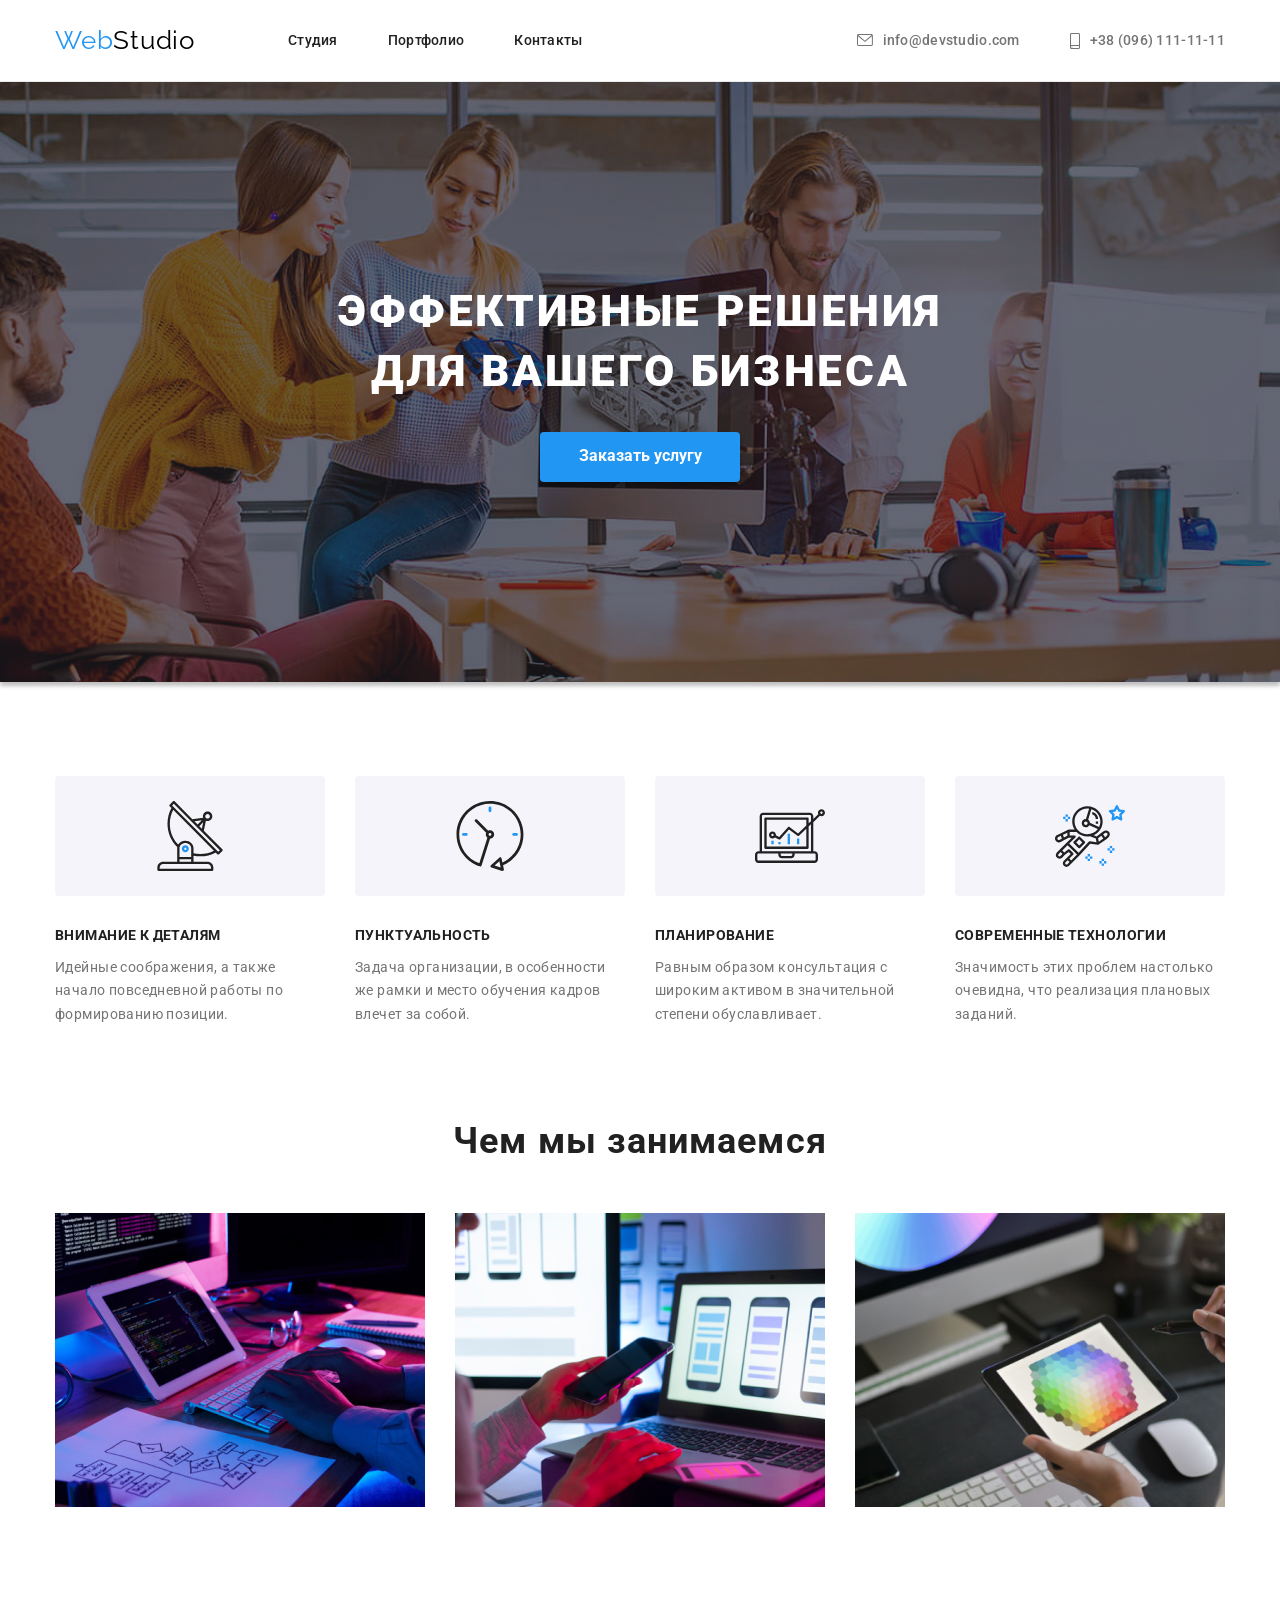
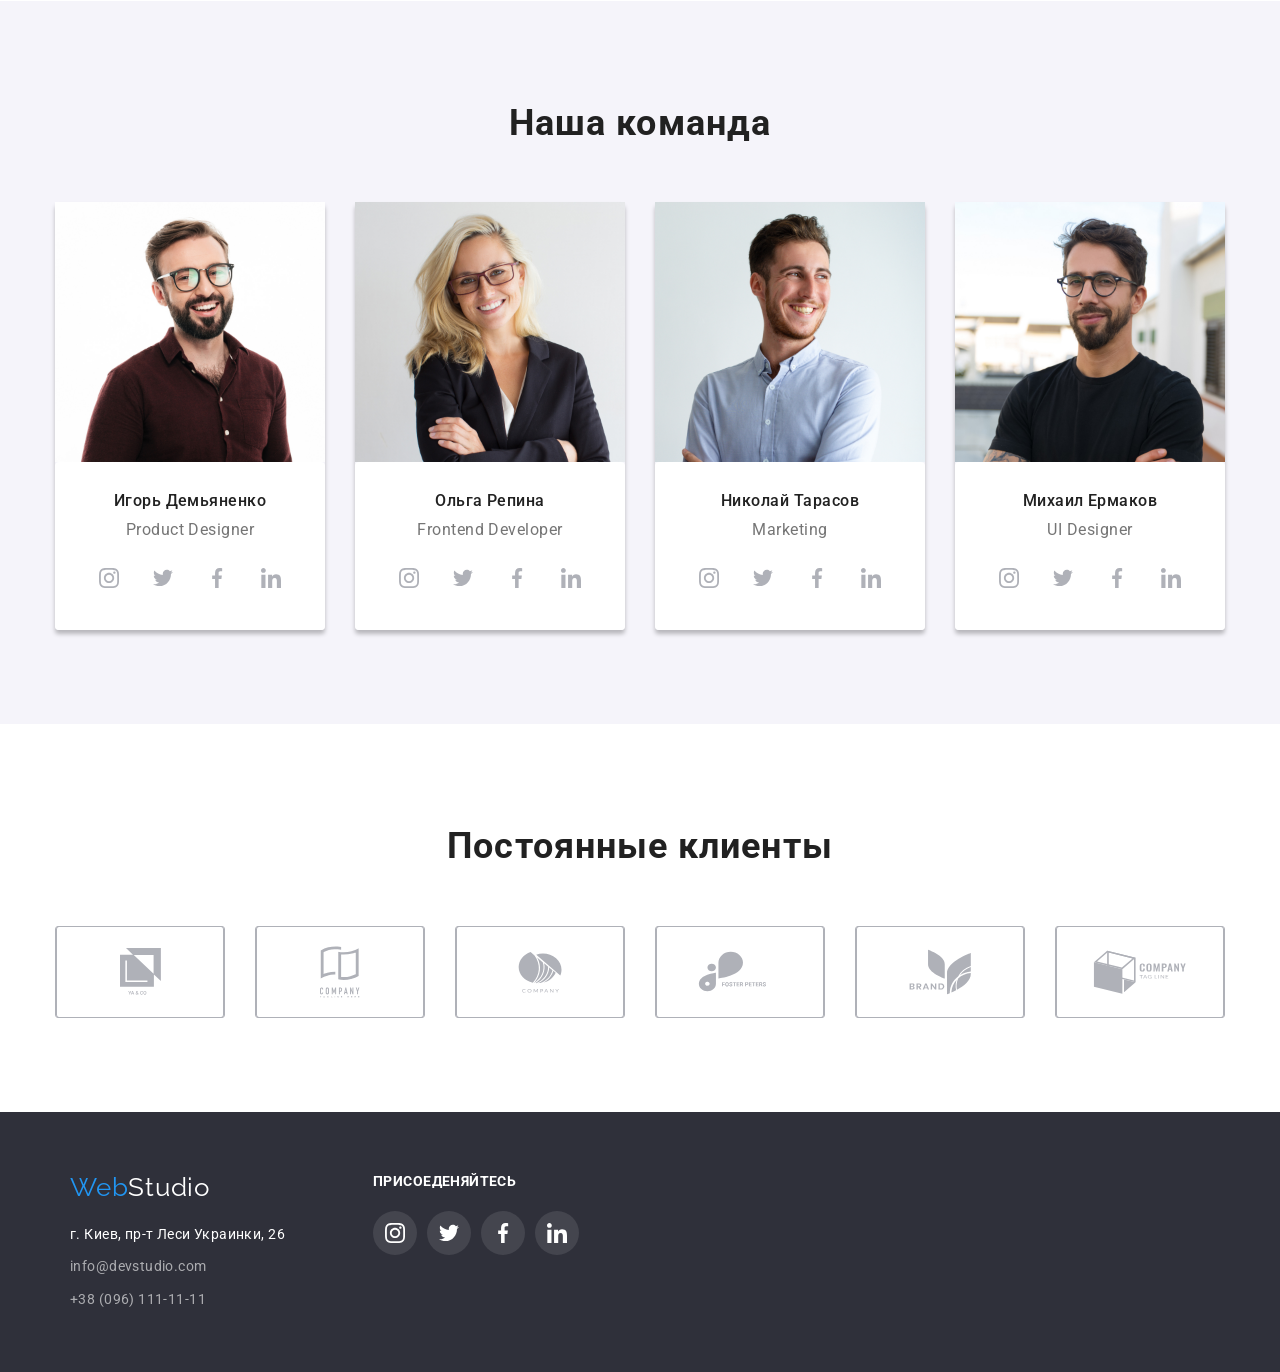
<file: index.html>
﻿<!DOCTYPE html>
<html lang="ru">
<head>
    <meta charset="UTF-8">
    <meta http-equiv="X-UA-Compatible" content="IE=edge">
    <meta name="viewport" content="width=device-width, initial-scale=1.0">
    <title>Web Studio</title >
    <link href="https://fonts.googleapis.com/css2?family=Raleway:wght@700&family=Roboto:wght@400;500;700;900&display=swap" rel="stylesheet">
    <link href="https://cdnjs.cloudflare.com/ajax/libs/modern-normalize/1.1.0/modern-normalize.min.css" rel="stylesheet">
    
    <link rel="stylesheet" href="css/styles.css">
</head>
<body> 
    <header class="header" >
        <div class="container_header" >
            
                                <!--navigation -->
        <nav class="navigation">
                <a href="index.html" class="logo"> <span class="logocolor">Web</span>Studio</a>
                <ul class="site-nav">
                    <li class="site-nav_li" > <a href="index.html" class="link">Студия</a></li>
                    <li class="site-nav_li"> <a href="portfolio.html" class="link">Портфолио</a></li>
                    <li class="site-nav_li"> <a href="" class="link">Контакты</a></li>
                </ul>
        
                                <!--mail,phone -->
                                <ul class="connections">
                                    <li class="connections_li_mail" >
                                        <a href="mailto:info@devstudio.com" class="connect" >
                                            <svg class="connections_li_mail_c"  width="16" height="12" >
                                                <use href="./images/symbol-defs.svg#icon-envelope-hover"></use>          
                                              </svg>
                                              info@devstudio.com</a></li>
                                    <li class="connections_li_mail">
                                        <a href="tel:+380961111111" class="connect">
                                            <svg class="connections_li_mail_c"  width="10" height="16" >
                                                <use href="./images/symbol-defs.svg#icon-smartphone"></use>          
                                              </svg>
                                            +38 (096) 111-11-11</a></li>
                                </ul>
        </nav>
</div>
    </header>
                                    <!--main -->
    <main>
                                <!--banner and button -->                   
            <section class="sec_bann" >
                <div class="container_sec_bann">
                    <h1 class="tagline">ЭФФЕКТИВНЫЕ РЕШЕНИЯ<br> ДЛЯ ВАШЕГО БИЗНЕСА </h1>
                <div class="tagline_but" >
                    <button type="button" class="but_order" >Заказать услугу</button>
                 </div>
                </div>
            </section>
        
                                <!--advantages -->                       
        <section class="section_advant" >
            <div class="container"> 
              <ul class="lis_advant" >
                <li class="lis_advant_li">
                    <div class="lis_advant_li_antenna" >
                        <svg  width="70" height="70" >
                        <use href="./images/symbol-defs1.svg#icon-antenna-1"></use>          
                      </svg> </div>
                    <h3 class="head_advantage" > ВНИМАНИЕ К ДЕТАЛЯМ</h3>
                    <p class="advantage" >Идейные соображения, а также начало повседневной работы по формированию позиции.</p>
                </li>
                <li class="lis_advant_li">
                    <div class="lis_advant_li_antenna" >
                        <svg  width="70" height="70" >
                        <use href="./images/symbol-defs1.svg#icon-clock-1"></use>          
                      </svg> </div>
                    <h3 class="head_advantage">ПУНКТУАЛЬНОСТЬ</h3>
                    <p class="advantage" >Задача организации, в особенности же рамки и место обучения кадров влечет за собой.</p>
                </li>
                <li class="lis_advant_li">
                    <div class="lis_advant_li_antenna" >
                        <svg  width="70" height="70" >
                        <use href="./images/symbol-defs1.svg#icon-diagram-1"></use>          
                      </svg> </div>
                    <h3 class="head_advantage">ПЛАНИРОВАНИЕ</h3>
                    <p class="advantage">Равным образом консультация с широким активом в значительной степени обуславливает.</p>
                </li>
                <li class="lis_advant_li">
                    <div class="lis_advant_li_antenna" >
                        <svg  width="70" height="70" >
                        <use href="./images/symbol-defs1.svg#icon-astronaut-1"></use>          
                      </svg> </div>
                    <h3 class="head_advantage">СОВРЕМЕННЫЕ ТЕХНОЛОГИИ</h3>
                    <p class="advantage">Значимость этих проблем настолько очевидна, что реализация плановых заданий.</p>
                </li>
              </ul>
            </div>
         </section>
        
                                <!--What are we doing -->
            <section class="what_are_we_doing" >
                <div class="container">
                   <h2 class="we_doing" >Чем мы занимаемся</h2>
                     <ul class="lis">
                        <li class="we_doing_li" > <img src="./images/box1.jpg" alt="человек печатает на клавиатуре" width="370"></li>
                        <li class="we_doing_li"> <img src="./images/box2.jpg" alt="человек возле компьютера с телефоном" width="370"></li>
                        <li class="we_doing_li"> <img src="./images/box3.jpg" alt="человек с планшетом в руках" width="370"></li>
                    </ul>
                </div>
             </section>
                                    <!--our team -->
            <section class="our_team_sec" >
                <div class="container">
                  <h2 class="our_team_head" >Наша команда</h2>
                    <ul class="lis" >
                    <li class="our_team_li" > 
                        <img src="./images/team-card-1.jpg" alt="мужчина в очках и бордовой рубашке" width="270">
                        <div class="our_team_names_descrip" >
                        <h3 class="our_team_names" >Игорь Демьяненко</h3>
                        <p class="our_team_descrip">Product Designer</p>
                            <ul class="our_team_social_net">
                                <li class="instgr" > <a href="https://www.instagram.com/" class="inst">
                                    <svg width="20" height="20" >
                                        <use href="./images/symbol-defs.svg#icon-instagram-2"></use>          
                                       </svg>
                                </a> </li>
                                <li class="twitr" > <a href="https://twitter.com/" class="twit">
                                    <svg width="20" height="20" >
                                        <use href="./images/symbol-defs.svg#icon-twitter-1"></use>          
                                       </svg></a> </li>
                                <li class="facebo" > <a href="https://www.facebook.com/" class="face">
                                    <svg width="20" height="20" >
                                        <use href="./images/symbol-defs.svg#icon-facebook-1"></use>          
                                       </svg></a> </li>
                                <li class="linind" > <a href="https://www.linkedin.com/" class="linin">
                                    <svg width="20" height="20" >
                                        <use href="./images/symbol-defs.svg#icon-linkedin-1"></use>          
                                       </svg></a> </li>
                            </ul >
                        </div >
                    </li>
                    <li class="our_team_li">
                        <img src="./images/team-card-2.jpg" alt="женщина в черном пиджаке" width="270">
                        <div class="our_team_names_descrip" >
                            <h3 class="our_team_names">Ольга Репина</h3>  
                            <p class="our_team_descrip" >Frontend Developer</p>
                            <ul class="our_team_social_net">
                                <li class="instgr" > <a href="https://www.instagram.com/" class="inst">
                                    <svg width="20" height="20" >
                                        <use href="./images/symbol-defs.svg#icon-instagram-2"></use>          
                                       </svg>
                                </a> </li>
                                <li class="twitr" > <a href="https://twitter.com/" class="twit">
                                    <svg width="20" height="20" >
                                        <use href="./images/symbol-defs.svg#icon-twitter-1"></use>          
                                       </svg></a> </li>
                                <li class="facebo" > <a href="https://www.facebook.com/" class="face">
                                    <svg width="20" height="20" >
                                        <use href="./images/symbol-defs.svg#icon-facebook-1"></use>          
                                       </svg></a> </li>
                                <li class="linind" > <a href="https://www.linkedin.com/" class="linin">
                                    <svg width="20" height="20" >
                                        <use href="./images/symbol-defs.svg#icon-linkedin-1"></use>          
                                       </svg></a> </li>
                            </ul >
                       </div>
                    </li>
                    <li class="our_team_li">
                        <img src="./images/team-card-3.jpg" alt="мужчина в голубой рубашке" width="270">
                        <div class="our_team_names_descrip" >
                            <h3 class="our_team_names">Николай Тарасов</h3> 
                             <p class="our_team_descrip" >Marketing</p>
                             <ul class="our_team_social_net">
                                <li class="instgr" > <a href="https://www.instagram.com/" class="inst">
                                    <svg width="20" height="20" >
                                        <use href="./images/symbol-defs.svg#icon-instagram-2"></use>          
                                       </svg>
                                </a> </li>
                                <li class="twitr" > <a href="https://twitter.com/" class="twit">
                                    <svg width="20" height="20" >
                                        <use href="./images/symbol-defs.svg#icon-twitter-1"></use>          
                                       </svg></a> </li>
                                <li class="facebo" > <a href="https://www.facebook.com/" class="face">
                                    <svg width="20" height="20" >
                                        <use href="./images/symbol-defs.svg#icon-facebook-1"></use>          
                                       </svg></a> </li>
                                <li class="linind" > <a href="https://www.linkedin.com/" class="linin">
                                    <svg width="20" height="20" >
                                        <use href="./images/symbol-defs.svg#icon-linkedin-1"></use>          
                                       </svg></a> </li>
                            </ul >
                        </div>
                    </li>
                    <li class="our_team_li">
                        <img src="./images/team-card-4.jpg" alt="мужчина в очках и черной футболке" width="270">
                        <div class="our_team_names_descrip" >
                            <h3 class="our_team_names">Михаил Ермаков</h3> 
                            <p class="our_team_descrip">UI Designer</p>
                            <ul class="our_team_social_net">
                                <li class="instgr" > <a href="https://www.instagram.com/" class="inst">
                                    <svg width="20" height="20" >
                                        <use href="./images/symbol-defs.svg#icon-instagram-2"></use>          
                                       </svg>
                                </a> </li>
                                <li class="twitr" > <a href="https://twitter.com/" class="twit">
                                    <svg width="20" height="20" >
                                        <use href="./images/symbol-defs.svg#icon-twitter-1"></use>          
                                       </svg></a> </li>
                                <li class="facebo" > <a href="https://www.facebook.com/" class="face">
                                    <svg width="20" height="20" >
                                        <use href="./images/symbol-defs.svg#icon-facebook-1"></use>          
                                       </svg></a> </li>
                                <li class="linind" > <a href="https://www.linkedin.com/" class="linin">
                                    <svg width="20" height="20" >
                                        <use href="./images/symbol-defs.svg#icon-linkedin-1"></use>          
                                       </svg></a> </li>
                            </ul >
                        </div>
                    </li>
                    </ul>
                </div>
        </section>
                                <!--regular clients -->
        <section class="regular_cli" >
            <div class="container">
                <h2 class="our_team_head" >Постоянные клиенты</h2>
                <ul class="our_regular_cli" >
                    <li class="our_regular_cli_li_LogoYa" > <a href="" class="our_regular_cli_li_LogoYa"> 
                        <svg class="LogoYa" width="41" height="47" >
                          <use href="./images/symbol-defs.svg#icon-LogoYa"></use>          
                        </svg>
                    </a>
                    </li>
                    <li class="our_regular_cli_li_LogoYa"> <a href="" class="our_regular_cli_li_LogoYa">
                        <svg class="LogoCompany" width="40" height="52" >
                            <use href="./images/symbol-defs.svg#icon-LogoCompany"></use>          
                          </svg>
                        </a>
                    </li>
                    <li class="our_regular_cli_li_LogoYa"> <a href="" class="our_regular_cli_li_LogoYa">
                        <svg class="LogoCompany1" width="44" height="42" >
                            <use href="./images/symbol-defs.svg#icon-LogoCompany1"></use>          
                          </svg>
                        </a>
                    </li>
                    <li class="our_regular_cli_li_LogoYa"> <a href="" class="our_regular_cli_li_LogoYa">
                        <svg class="LogoFoster" width="85" height="41" >
                            <use href="./images/symbol-defs.svg#icon-LogoFoster"></use>          
                          </svg>
                        </a>
                    </li>
                    <li class="our_regular_cli_li_LogoYa"> <a href="" class="our_regular_cli_li_LogoYa" >
                        <svg class="LogoBrand" width="63" height="46" >
                            <use href="./images/symbol-defs.svg#icon-LogoBrand"></use>          
                          </svg>
                        </a>
                    </li>
                    <li class="our_regular_cli_li_LogoYa"> <a href="" class="our_regular_cli_li_LogoYa">
                        <svg class="LogoTAG" width="94" height="44" >
                            <use href="./images/symbol-defs.svg#icon-LogoTAG"></use>          
                          </svg>
                        </a>
                    </li>
                </ul>
            </div>
        </section>
</main>
                                <!--basement -->
        <footer class="footer" >
            <div class="container">
                <div class="container_foot">
                <div class="footer_elem" >
                <div class="footer_logo" >
                    <a href="index.html" class="logo"> <span class="logocolor">Web</span><span class="logocolor_white">Studio </span></a>
                </div>
            <address class="addres" >
                г. Киев, пр-т Леси Украинки, 26
            </address>
                <ul class="connect_foot_lis" >
                    <li class="foot_lis"><a href="mailto:info@devstudio.com" class="connect_foot" >info@devstudio.com</a></li>
                    <li class="foot_lis"><a href="tel:+380961111111" class="connect_foot" >+38 (096) 111-11-11</a></li>
                </ul>
            </div>
            <div class="footer_logo_soc" >
                <h3 class="footer_headi" > ПРИСОЕДЕНЯЙТЕСЬ</h3>
                <ul class="footer_social_net">
                    <li class="instgr_footer" > <a href="https://www.instagram.com/" class="inst_footer">
                        <svg width="20" height="20" >
                            <use href="./images/symbol-defs.svg#icon-instagram-2"></use>          
                           </svg>
                    </a> </li>
                    <li class="twitr_footer" > <a href="https://twitter.com/" class="twit_footer">
                        <svg width="20" height="20" >
                            <use href="./images/symbol-defs.svg#icon-twitter-1"></use>          
                           </svg></a> </li>
                    <li class="facebo_footer" > <a href="https://www.facebook.com/" class="face_footer">
                        <svg width="20" height="20" >
                            <use href="./images/symbol-defs.svg#icon-facebook-1"></use>          
                           </svg></a> </li>
                    <li class="linind_footer" > <a href="https://www.linkedin.com/" class="linin_footer">
                        <svg width="20" height="20" >
                            <use href="./images/symbol-defs.svg#icon-linkedin-1"></use>          
                           </svg></a> </li>
                </ul >
            </div>
        </div>
    </div>
        </footer>
</body>
</html>
</file>
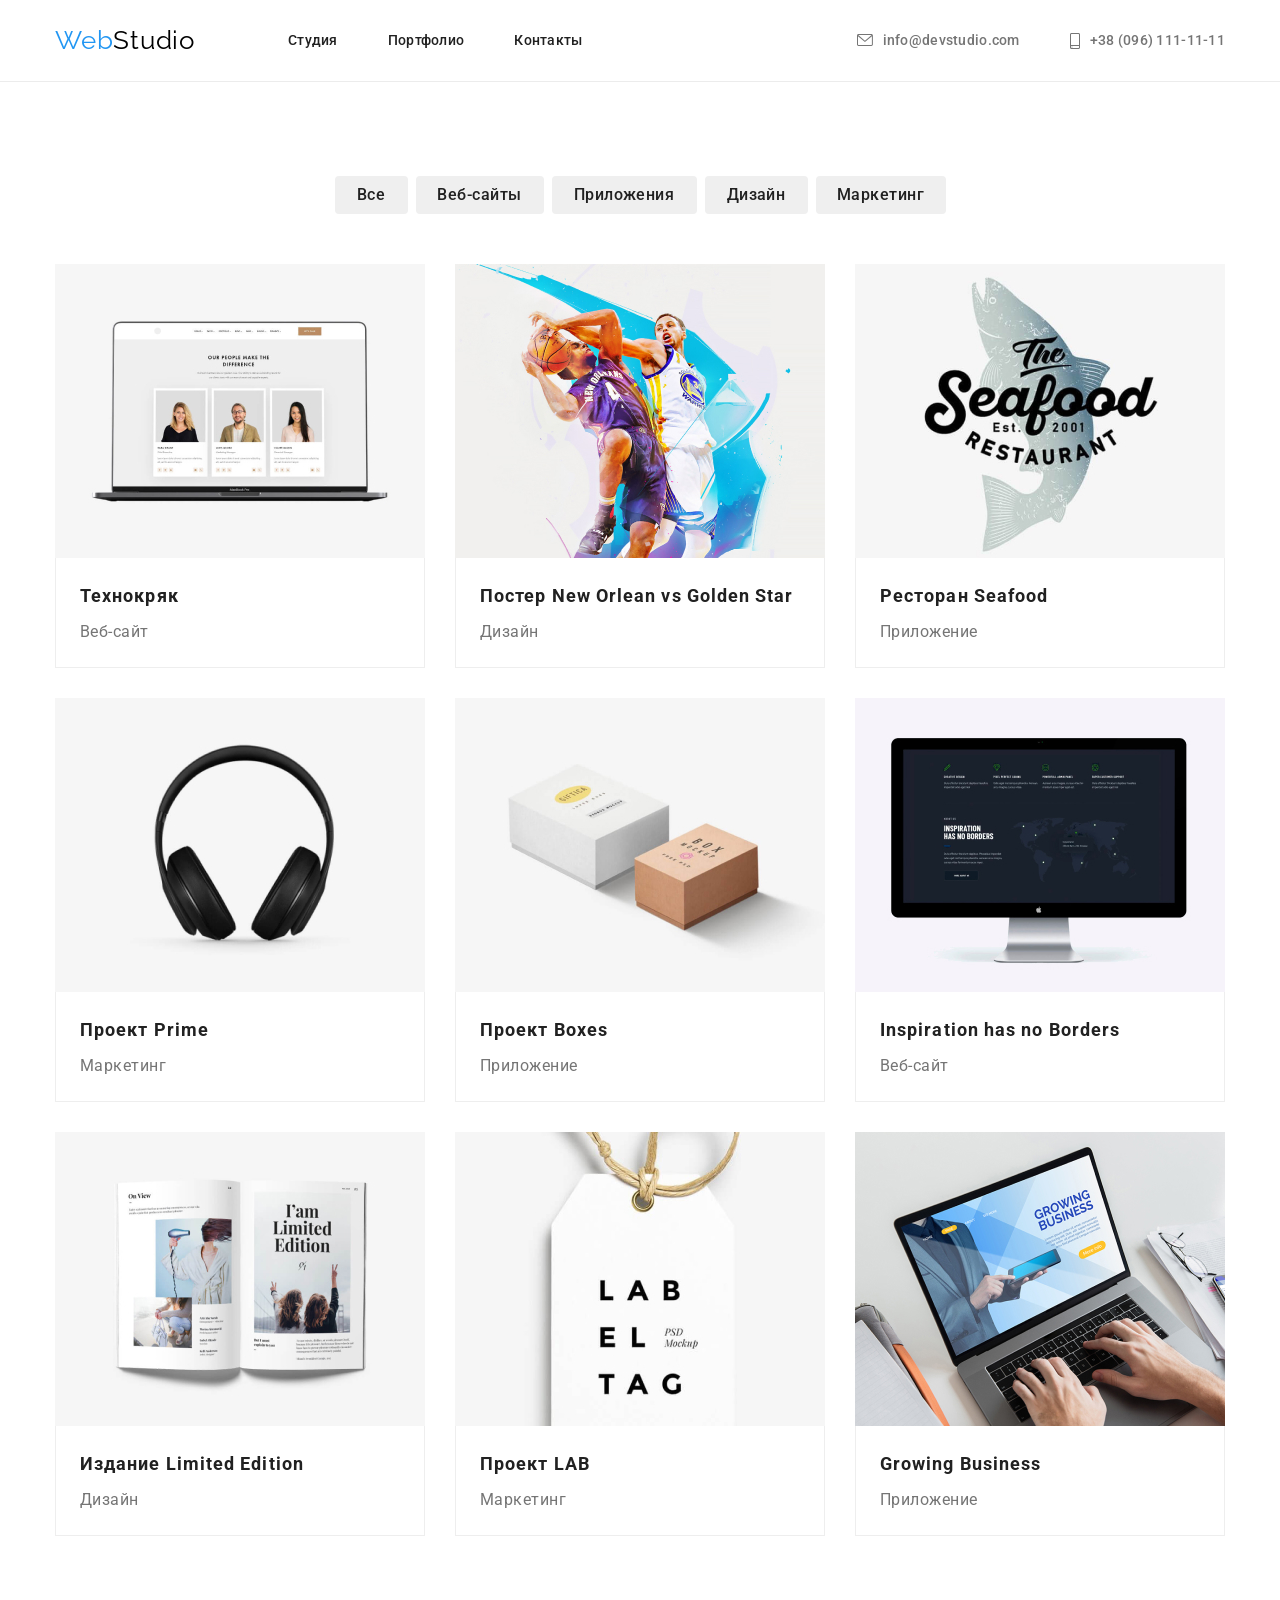
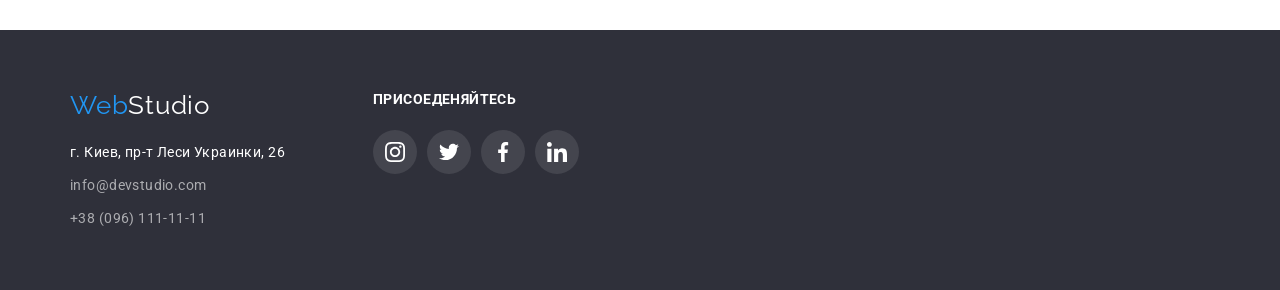
<file: portfolio.html>
﻿<!DOCTYPE html>
<html lang="ru">
<head>
    <meta charset="UTF-8">
    <meta http-equiv="X-UA-Compatible" content="IE=edge">
    <meta name="viewport" content="width=device-width, initial-scale=1.0">
    <title>portfolio</title >
    <link href="https://fonts.googleapis.com/css2?family=Raleway:wght@700&family=Roboto:wght@400;500;700;900&display=swap" rel="stylesheet">
    <link href="https://cdnjs.cloudflare.com/ajax/libs/modern-normalize/1.1.0/modern-normalize.min.css" rel="stylesheet">
    
    <link rel="stylesheet" href="css/styles.css">
</head>
<body>
    <header class="header" >
        <div class="container_header" >
            
                                <!--navigation -->
        <nav class="navigation">
                <a href="index.html" class="logo"> <span class="logocolor">Web</span>Studio</a>
                <ul class="site-nav">
                    <li class="site-nav_li" > <a href="index.html" class="link">Студия</a></li>
                    <li class="site-nav_li"> <a href="portfolio.html" class="link">Портфолио</a></li>
                    <li class="site-nav_li"> <a href="" class="link">Контакты</a></li>
                </ul>
        
                                <!--mail,phone -->
            <ul class="connections">
                <li class="connections_li_mail" >
                    <a href="mailto:info@devstudio.com" class="connect" >
                        <svg class="connections_li_mail_c"  width="16" height="12" >
                            <use href="./images/symbol-defs.svg#icon-envelope-hover"></use>          
                          </svg>
                          info@devstudio.com</a></li>
                <li class="connections_li_mail">
                    <a href="tel:+380961111111" class="connect">
                        <svg class="connections_li_mail_c"  width="10" height="16" >
                            <use href="./images/symbol-defs.svg#icon-smartphone"></use>          
                          </svg>
                        +38 (096) 111-11-11</a></li>
            </ul>
        </nav>
</div>
    </header>
                                    <!--main -->
    <main>
                                <!--list of works -->
            <section class="list_of_works" >
                <div class="container" >
                <ul class="lis_buttons" >
                    <li><button type="button" class="lis_buttons_each">Все</button></li>
                    <li><button type="button" class="lis_buttons_each_sites">Веб-сайты</button></li>
                    <li><button type="button" class="lis_buttons_each_apps">Приложения</button></li>
                    <li><button type="button" class="lis_buttons_each_design">Дизайн</button></li>
                    <li><button type="button" class="lis_buttons_each_market">Маркетинг</button></li>
                </ul>
                <ul class="lis_of_works">
                    <li class="lis_of_work_li" > 
                        <img src="./images/portfolio-img1.jpg" alt="открытый ноутбук с изображением людей" width="370">
                       <div class="list_of_works_class" > 
                        <h2 class="list_of_wor_names" >Технокряк</h2>
                        <p class="list_of_wor_names_descrip">Веб-сайт</p>
                    </div>
                    </li>
                    <li class="lis_of_work_li">
                        <img src="./images/portfolio-img2.jpg" alt="баскетболисты в прыжке с мячом" width="370">
                        <div class="list_of_works_class" >
                             <h2 class="list_of_wor_names">Постер New Orlean vs Golden Star</h2> 
                            <p class="list_of_wor_names_descrip">Дизайн</p>
                    </div>
                    </li>
                    <li class="lis_of_work_li">
                        <img src="./images/portfolio-img3.jpg" alt="логотип ресторана Seafood" width="370">
                        <div class="list_of_works_class" >
                            <h2 class="list_of_wor_names">Ресторан Seafood</h2> 
                            <p class="list_of_wor_names_descrip">Приложение</p>
                    </div>
                    </li>
                    <li class="lis_of_work_li">
                        <img src="./images/portfolio-img4.jpg" alt="накладные наушники" width="370">
                        <div class="list_of_works_class" >
                            <h2 class="list_of_wor_names">Проект Prime</h2>
                            <p class="list_of_wor_names_descrip">Маркетинг</p>
                    </div>
                    </li>
                    <li class="lis_of_work_li">
                        <img src="./images/portfolio-img5.jpg" alt="нарисованные коробки с надписями" width="370">
                        <div class="list_of_works_class" >
                            <h2 class="list_of_wor_names">Проект Boxes</h2> 
                            <p class="list_of_wor_names_descrip">Приложение</p>
                    </div>
                    </li>
                    <li class="lis_of_work_li">
                        <img src="./images/portfolio-img6.jpg" alt="монитор с изображением материков и статей" width="370">
                        <div class="list_of_works_class" >
                            <h2 class="list_of_wor_names">Inspiration has no Borders</h2> 
                            <p class="list_of_wor_names_descrip">Веб-сайт</p>
                    </div>
                    </li>
                    <li class="lis_of_work_li">
                        <img src="./images/portfolio-img7.jpg" alt="раскрытая книга со статьями и фото" width="370">
                        <div class="list_of_works_class" >
                            <h2 class="list_of_wor_names">Издание Limited Edition</h2> 
                            <p class="list_of_wor_names_descrip">Дизайн</p>
                    </div>
                    </li>
                    <li class="lis_of_work_li">
                        <img src="./images/portfolio-img8.jpg" alt="бейдж на веревке в надписями" width="370">
                        <div class="list_of_works_class" >
                             <h2 class="list_of_wor_names">Проект LAB</h2> 
                            <p class="list_of_wor_names_descrip">Маркетинг</p>
                    </div>
                    </li>
                    <li class="lis_of_work_li">
                        <img src="./images/portfolio-img9.jpg" alt="человек печатает на ноутбуке" width="370">
                        <div class="list_of_works_class" >
                            <h2 class="list_of_wor_names" >Growing Business</h2> 
                            <p class="list_of_wor_names_descrip">Приложение</p>
                       </div>
                    </li>
                    </ul>
                </div>
        </section>
</main>
                                <!--basement -->
         <footer class="footer" >
                     <div class="container">
                        <div class="container_foot">
                            <div class="footer_elem" >
                                 <div class="footer_logo" >
                                    <a href="index.html" class="logo"> <span class="logocolor">Web</span><span class="logocolor_white">Studio </span></a>
                                        </div>
                                    <address class="addres" >
                                        г. Киев, пр-т Леси Украинки, 26
                                    </address>
                                        <ul class="connect_foot_lis" >
                                            <li class="foot_lis"><a href="mailto:info@devstudio.com" class="connect_foot" >info@devstudio.com</a></li>
                                            <li class="foot_lis"><a href="tel:+380961111111" class="connect_foot" >+38 (096) 111-11-11</a></li>
                                        </ul>
                                    </div>
                                    <div class="footer_logo_soc" >
                                        <h3 class="footer_headi" > ПРИСОЕДЕНЯЙТЕСЬ</h3>
                                        <ul class="footer_social_net">
                                            <li class="instgr_footer" > <a href="https://www.instagram.com/" class="inst_footer">
                                                <svg width="20" height="20" >
                                                    <use href="./images/symbol-defs.svg#icon-instagram-2"></use>          
                                                   </svg>
                                            </a> </li>
                                            <li class="twitr_footer" > <a href="https://twitter.com/" class="twit_footer">
                                                <svg width="20" height="20" >
                                                    <use href="./images/symbol-defs.svg#icon-twitter-1"></use>          
                                                   </svg></a> </li>
                                            <li class="facebo_footer" > <a href="https://www.facebook.com/" class="face_footer">
                                                <svg width="20" height="20" >
                                                    <use href="./images/symbol-defs.svg#icon-facebook-1"></use>          
                                                   </svg></a> </li>
                                            <li class="linind_footer" > <a href="https://www.linkedin.com/" class="linin_footer">
                                                <svg width="20" height="20" >
                                                    <use href="./images/symbol-defs.svg#icon-linkedin-1"></use>          
                                                   </svg></a> </li>
                                        </ul >
                                    </div>
                                </div>
                            </div>
                                </footer>
</body>
</html>
</file>
<file: css/styles.css>
﻿:root {
  --primary-text-color: #212121;
  --head-text-color: #000000;
  --subsidiary-color: #2196F3;
  --primary-white-color: #E5E5E5;
  --lower-text-color: #757575;
  --tagline-text-color: #fff;
  --contacts-color: rgba(255, 255, 255, 0.6);
}

body {
   color: var(--primary-text-color);
   font-family: 'Roboto', sans-serif;
  
}

img { 
   display: block; 
}

/* конт */

.container {
  width: 1200px;
  margin-left: auto;
  margin-right: auto;
  padding-left: 15px;
  padding-right: 15px;
}
.container_foot{
  width: 1200px;
  margin-left: auto;
  margin-right: auto;
  padding-left: 15px;
  padding-right: 15px;
  display: inline-flex;
}


/* логотип */
.logo {
  color: var(--head-text-color);
  font-family: Raleway, sans-serif;
  font-size: 26px;
  line-height: 1.19;
  letter-spacing: 0.03em;
  text-decoration: none;
  margin-left: 0px;
  margin-right: 93px;
}

.container_header{
  padding-top: 25px;
  padding-bottom: 25px;
  width: 1200px;
  margin-left: auto;
  margin-right: auto;
  padding-left: 15px;
  padding-right: 15px;

}
.header {
  border-bottom: 1px solid #ECECEC;
}


.logocolor {
  color: var(--subsidiary-color);
}
.logocolor_white {
  color: var(--tagline-text-color);
}
.footer_logo{
  
  margin-bottom: 20px;
}

.footer {
  
  padding-top: 60px;
  padding-bottom: 60px;
  background-color: #2F303A;
  margin-left: auto;
  margin-right: auto;
}

/* navigation */

.site-nav {
  height: 16px;
  width: 294px;
  display: flex;
  font-weight: 500;
  font-size: 14px;
  line-height: 1.14;
  letter-spacing: 0.02em;
  list-style:none;
  color: var(--primary-text-color);
  padding: 0px;
  margin-bottom: 0px;
  margin-top: 0px;
}
.link{
  display: block;
  text-decoration: none;
  font-weight: 500;
  font-size: 14px;
  line-height: 1.14;
  letter-spacing: 0.02em;
  color: var(--primary-text-color);

}

.site-nav_li {
  margin-right: 50px;

}
.site-nav_li:last-child {
  margin-right: 0px;
}

.link:hover,
.link:focus {

  color: var(--subsidiary-color);
}

.navigation {
  display: flex;
  align-items: center;
  height: 31px;
}
/* mail,phone */

.connections{
  display: flex;
    font-weight: 500;
    font-size: 14px;
    line-height: 1.14;
    letter-spacing: 0.02em;
    color: var(--primary-text-color);
    list-style:none;
    margin-left: auto;
    padding: 0px;
    justify-content: flex-start;
}
.connect{
  color: var(--lower-text-color);
  text-decoration: none;
  display: inline-flex;
  padding: 0;
  align-items:center;
  
}
.connect:hover,
.connect:focus {
  color: var(--subsidiary-color);
    fill: var(--subsidiary-color);
}



.connections_li {
margin-left: 50px;
}
.connections_li_mail {
  margin-left: 50px;
  display: inline-flex;
  align-items:center;
  cursor: pointer;
  fill:var(--lower-text-color);
  color:var(--lower-text-color);
  text-decoration: none;
  justify-content: flex-end;
  padding: 0;
  }
  .connections_li_mail_c{
    display: inline-flex;
    align-items: flex-start;
    margin-right: 10px;
  }







/* banner and button */

.container_sec_bann {
  width: 1200px;
  margin-left: auto;
  margin-right: auto;
  padding-left: 15px;
  padding-right: 15px;

}

.sec_bann {
  background-image:linear-gradient(
    to top,
    rgba(47, 48, 58, 0.4),
    rgba(47, 48, 58, 0.4)
  ), 
  url('../images/img-back.jpg');
  background-color: #C4C4C4;
  max-width: 1600px;
  background-size: cover;
  background-repeat:no-repeat;
  background-position: center;
 height: 600px;
 padding-top: 200px;
 padding-bottom: 200px;
 margin-left: auto;
 margin-right: auto;
 box-shadow: 0px 4px 4px 0px #00000040;
}

.tagline{
color: var(--tagline-text-color);
font-weight: 900;
font-size: 44px;
line-height: 1.36;
letter-spacing: 0.06em;
margin-top: 0px;
margin-bottom: 30px;
display: block;
text-align: center;
}

.but_order{
  color: var(--tagline-text-color);
  background-color: var(--subsidiary-color);
  font-weight: 700;
  font-size: 16px;
  line-height: 1.8;
  cursor: pointer;
  width: 200px;
  height:50px;
  border-radius: 4px;
  box-shadow: 0 4px 4px 0 rgba(0,0,0,0.15), 0 4px 4px 0 rgba(0,0,0,0.15);
  border: none;
}

.but_order:hover,
.but_order:focus {
  color: var(--tagline-text-color);
  background-color: var(--subsidiary-color);
}

.tagline_but{
  text-align: center;
  justify-content:center;
}



/* advantages */

.head_advantage {
    font-weight: 700;
    font-size: 14px;
    line-height: 1.4;
    letter-spacing: 0.03em;
    color: var(--primary-text-color);
    margin-top: 0px;
    margin-bottom: 10px;
}

.advantage {
    font-size: 14px;
    line-height: 1.7;
    letter-spacing: 0.03em;
    color: var(--lower-text-color);
    margin: 0px;
}

/* What are we doing */
.our_team_head {

      font-weight: 700;
      font-size: 36px;
      line-height: 1.6;
      letter-spacing: 0.03em;
      color: var(--primary-text-color);
      text-align: center;
      margin: 0px;
}
.what_are_we_doing{
  padding-bottom: 94px;
}



.we_doing{
  margin-bottom: 50px;
  margin-top: 0px;
  font-weight: 700;
  font-size: 36px;
  line-height: 1.16;
  letter-spacing: 0.03em;
  color: var(--primary-text-color);
  text-align: center;
}

.our_team_head{
  text-align: center;
  margin-bottom: 50px;
  padding: 0px;
  font-weight: 700;
  font-size: 36px;
  line-height: 1.6;
  letter-spacing: 0.03em;
  color: var(--primary-text-color);

}

/* our team */

.our_team_names {
font-weight: 500;
font-size: 16px;
line-height: 1.18;
letter-spacing: 0.03em;
color: var(--primary-text-color);
margin-bottom: 10px; 
margin-top: 0px;
}

.our_team_sec{
  
  padding-bottom: 94px;
  padding-top: 94px;
  background-color: #F5F4FA;
  margin-right: auto;
  margin-left: auto;
}

.our_team_names_descrip {
  background-color: #ffffff;
padding-top: 30px;
padding-bottom: 30px;
border-radius: 4px;
}

.our_team_social_net {
  display: flex;
  margin-top: 16px;
  list-style:none;
  padding: 0;
  justify-content: center;
}




.inst{
display: inline-flex;
 width: 44px;
 height: 44px;
 background-color: #ffffff;
 align-items:center;
 justify-content: center;
 border-radius: 50%;
 fill:#AFB1B8;
}
.instgr {
  margin-right: 10px;
  margin-left: 32px;
}
.inst:hover,
.inst:focus {
  background-color: var(--subsidiary-color);
  fill:#ffffff;
}


.twit{
  display: inline-flex;
  width: 44px;
  height: 44px;
  background-color: #ffffff;
  align-items:center;
  justify-content: center;
  border-radius: 50%;
  fill:#AFB1B8;
}
.twitr {
  margin-right: 10px;
}
.twit:hover,
.twit:focus {
  background-color: var(--subsidiary-color);
  fill:#ffffff;
}


.face{
  display: inline-flex;
  width: 44px;
  height: 44px;
  background-color: #ffffff;
  align-items:center;
  justify-content: center;
  border-radius: 50%;
  fill:#AFB1B8;
}
.facebo {
  margin-right: 10px;
}

.face:hover,
.face:focus{
  background-color: var(--subsidiary-color);
  fill:#ffffff;
}


.linin{
  display: inline-flex;
  width: 44px;
  height: 44px;
  background-color: #ffffff;
  align-items:center;
  justify-content: center;
  border-radius: 50%;
  fill:#AFB1B8;
  
}
.linind {
  margin-right: 32px;
}
.linin:hover,
.linin:focus{
  background-color: var(--subsidiary-color);
  fill:#ffffff;
}





.list_of_works_class {
  padding-top: 20px;
  padding-bottom: 20px;
  border-bottom:1px solid #EEEEEE;
  border-left: 1px solid #EEEEEE; ;
  border-right: 1px solid #EEEEEE; ;
  padding-left: 24px;
  padding-right: 24px;
}

.our_team_descrip{
font-size: 16px;
line-height: 1.18;
letter-spacing: 0.03em;
color: var(--lower-text-color);
margin: 0px;
}

 /*regular clients */
 .regular_cli {

   padding-top: 94px;
   padding-bottom: 94px;
 }
.our_regular_cli {
  display: inline-flex;
  list-style:none;
  margin: 0px;
  padding: 0;
}

.our_regular_cli_li_LogoYa:last-child {
  margin-right: 0px;
}

.our_regular_cli_li_LogoYa{
  height: 92px;
  width: 170px;
  border: 1px solid #AFB1B8;
  border-radius: 3px;
  justify-content: center;
  display: inline-flex;
  align-items:center;
  margin-right: 30px;
  fill: #AFB1B8;
  cursor: pointer;
}
.our_regular_cli_li_LogoYa:hover,
.our_regular_cli_li_LogoYa:focus {
  fill: var(--subsidiary-color);
  border: 1px solid #2196F3;
  border-radius: 3px;
}


/* basement */


.connect_foot {
  color: var(--contacts-color);
  text-decoration: none;
  font-size: 14px;
  line-height: 1.7;
  letter-spacing: 0.03em;
}

.connect_foot:hover,
.connect_foot:focus {
  color: var(--subsidiary-color);
  text-decoration: none;
  font-size: 14px;
  line-height: 1.7;
  letter-spacing: 0.03em;
}

.connect_foot_lis {
  list-style:none;
  padding-left: 0px;
  margin-bottom: 0px;
  margin-top: 0;
}
.foot_lis {
  margin-top: 9px;
  color: var(--contacts-color);
  text-decoration: none;
  font-size: 14px;
  line-height: 1.7;
  letter-spacing: 0.03em;
}

.addres{
font-style: normal;
font-size: 14px;
line-height: 1.7;
letter-spacing: 0.03em;
color: var(--tagline-text-color);
}


.footer_social_net {
  display: flex;
  list-style:none;
  justify-content: center;
  padding: 0;
  margin: 0;
}

                               /* soc */
.footer_headi {
  font-weight: 700;
  font-size: 14px;
  line-height: 1.4;
  letter-spacing: 0.03em;
  color: var(--tagline-text-color);
  margin-bottom: 20px;
  margin-top: 0;
}
.footer_logo_soc {
  margin-left: 70px;

}

.inst_footer{
  display: inline-flex;
   width: 44px;
   height: 44px;
   background-color: #FFFFFF1A;
   align-items:center;
   justify-content: center;
   border-radius: 50%;
   fill:#ffffff;
  }
  .instgr_footer {
    margin-right: 10px;
    
  }
  .inst_footer:focus,
  .inst_footer:hover {
    background-color: var(--subsidiary-color);
    fill:#ffffff;
  }
  
  
  .twit_footer{
    display: inline-flex;
    width: 44px;
    height: 44px;
    background-color: #FFFFFF1A;
    align-items:center;
    justify-content: center;
    border-radius: 50%;
    fill:#ffffff;
  }
  .twitr_footer {
    margin-right: 10px;
  }
  .twit_footer:focus,
  .twit_footer:hover {
    background-color: var(--subsidiary-color);
    fill:#ffffff;
  }
  
  
  .face_footer{
    display: inline-flex;
    width: 44px;
    height: 44px;
    background-color: #FFFFFF1A;
    align-items:center;
    justify-content: center;
    border-radius: 50%;
    fill:#ffffff;
  }
  .facebo_footer {
    margin-right: 10px;
  }
  
  .face_footer:focus,
  .face_footer:hover {
    background-color: var(--subsidiary-color);
    fill:#ffffff;
  }
  
  
  .linin_footer{
    display: inline-flex;
    width: 44px;
    height: 44px;
    background-color: #FFFFFF1A;
    align-items:center;
    justify-content: center;
    border-radius: 50%;
    fill:#ffffff;
    
  }
  .linind_footer {
    margin-right: 32px;
  }
  
  .linin_footer:focus,
  .linin_footer:hover {
    background-color: var(--subsidiary-color);
    fill:#ffffff;
  }








.lis{
  list-style:none;
  margin-top: 0px;
  margin-bottom: 0px;
  display: flex;

  text-align: center;
  padding-left: 0px;
}
.lis_of_works{
  list-style:none;
  margin-top: 0px;
  margin-bottom: 0px;
  display: flex;
  flex-wrap:wrap;
  padding-left: 0px;
  justify-content:space-between;
  

}
.lis_of_work_li{
  height: 404px;
  width: 370px;
  margin-right: 30px;
  margin-bottom: 30px;
  cursor: pointer;
}
.lis_of_work_li:hover {
  box-shadow: 0px 4px 4px 0px #00000040;
  
}




.lis_of_work_li:nth-child(3n)  {
  margin-right: 0px;
}
.lis_of_work_li:nth-last-child(-n + 3)  {
  margin-bottom: 0;
}



.we_doing_li{
  margin-right: 30px;
}
.we_doing_li:last-child {
  margin-right: 0px;
}

.our_team_li {
  margin-right: 30px;
  box-shadow: 0px 4px 4px 0px #00000040;
  border-radius: 4px;

}
.our_team_li:last-child {
  margin-right: 0px;
}

.section_advant{
  padding-top: 94px;
  padding-bottom: 94px;
}



.lis_advant{
  list-style:none;
  margin-top: 0px;
  margin-bottom: 0px;
  padding-left: 0px;
  display: flex;
}

.lis_advant_li {
width: 270px;
margin-right: 30px;
}

.lis_advant_li_antenna {
  display: inline-flex;
  align-items:center;
  justify-content:center;
width: 270px;
height: 120px;
border-radius: 4px;
background-color: #F5F4FA;
margin-bottom: 30px;

}


.lis_advant_li:last-child {
  margin-right: 0px;
  }



     /* portfolio */


   



   .lis_buttons_each{
      font-family: inherit;
      width: 73px;
      height: 38px;
      border-radius: 4px;
      font-weight: 500;
      font-size: 16px;
      line-height: 1.6;
      letter-spacing: 0.03em;
      color: var(--primary-text-color);
      border: none;
      cursor: pointer;
      padding: 0;
      margin-right: 8px;
  }

  .lis_buttons_each:hover,
  .lis_buttons_each:focus {
    font-family: inherit;
    color: var(--tagline-text-color);
    background-color: var(--subsidiary-color);
    font-weight: 500;
    font-size: 16px;
    line-height: 1.8;
    letter-spacing: 0.03em;
    box-shadow: 0px 4px 4px 0px #00000040;
  }

  .lis_buttons_each_sites{
    font-family: inherit;
    width: 128px;
    height:38px;
    list-style:none;
    cursor: pointer;
    border-radius: 4px;
    font-weight: 500;
    font-size: 16px;
    line-height: 1.6;
    letter-spacing: 0.03em;
    color: var(--primary-text-color);
    border: none;
    padding: 0;
    margin-right: 8px;
  }

  .lis_buttons_each_sites:hover,
  .lis_buttons_each_sites:focus {
    font-family: inherit;
    color: var(--tagline-text-color);
    background-color: var(--subsidiary-color);
    font-weight: 500;
    font-size: 16px;
    line-height: 1.8;
    letter-spacing: 0.03em;
    box-shadow: 0px 4px 4px 0px #00000040;
  }

      .lis_buttons_each_apps{
      font-family: inherit;
      width: 145px;
      height:38px;
      list-style:none;
      cursor: pointer;
      border-radius: 4px;
      font-weight: 500;
      font-size: 16px;
      line-height: 1.6;
      letter-spacing: 0.03em;
      color: var(--primary-text-color);
      border: none;
      padding: 0;
      margin-right: 8px;
      }

      .lis_buttons_each_apps:hover,
      .lis_buttons_each_apps:focus {
        font-family: inherit;
        color: var(--tagline-text-color);
        background-color: var(--subsidiary-color);
        font-weight: 500;
        font-size: 16px;
        line-height: 1.8;
        letter-spacing: 0.03em;
        box-shadow: 0px 4px 4px 0px #00000040;
      }

      .lis_buttons_each_design{
        font-family: inherit;
        width: 103px;
        height:38px;
        list-style:none;
        cursor: pointer;
        border-radius: 4px;
        font-weight: 500;
        font-size: 16px;
        line-height: 1.6;
        letter-spacing: 0.03em;
        color: var(--primary-text-color);
        border: none;
        padding: 0;
        margin-right: 8px;
      }

      .lis_buttons_each_design:hover,
      .lis_buttons_each_design:focus {
        font-family: inherit;
        color: var(--tagline-text-color);
        background-color: var(--subsidiary-color);
        font-weight: 500;
        font-size: 16px;
        line-height: 1.8;
        letter-spacing: 0.03em;
        box-shadow: 0px 4px 4px 0px #00000040;
      }

      .lis_buttons_each_market{
        font-family: inherit;
        width: 130px;
        height:38px;
        list-style:none;
        cursor: pointer;
        border-radius: 4px;
        font-weight: 500;
        font-size: 16px;
        line-height: 1.6;
        letter-spacing: 0.03em;
        color: var(--primary-text-color);
        border: none;
        padding: 0;
      }

      .lis_buttons_each_market:hover,
      .lis_buttons_each_market:focus {
        font-family: inherit;
        color: var(--tagline-text-color);
        background-color: var(--subsidiary-color);
        font-weight: 500;
        font-size: 16px;
        line-height: 1.8;
        letter-spacing: 0.03em;
        box-shadow: 0px 4px 4px 0px #00000040;
      }

.lis_buttons {
text-align: center;
list-style:none;
margin-bottom: 50px;
margin-top: 0px;
padding-left: 0px;
box-sizing: border-box;
align-items: center;
display: flex;
justify-content:center;
}

.list_of_works{
  padding-top: 94px;
  padding-bottom: 94px;
}



  /* list of works photo */

  .list_of_wor_names {
    font-weight:700;
    font-size: 18px;
    line-height: 2;
    letter-spacing: 0.06em;
    margin-bottom: 4px;
    margin-top: 0px;
  }

  .list_of_wor_names_descrip {
      font-size: 16px;
      line-height: 1.8;
      letter-spacing: 0.03em;
      color: var(--lower-text-color);
      margin: 0px;
  }
</file>
